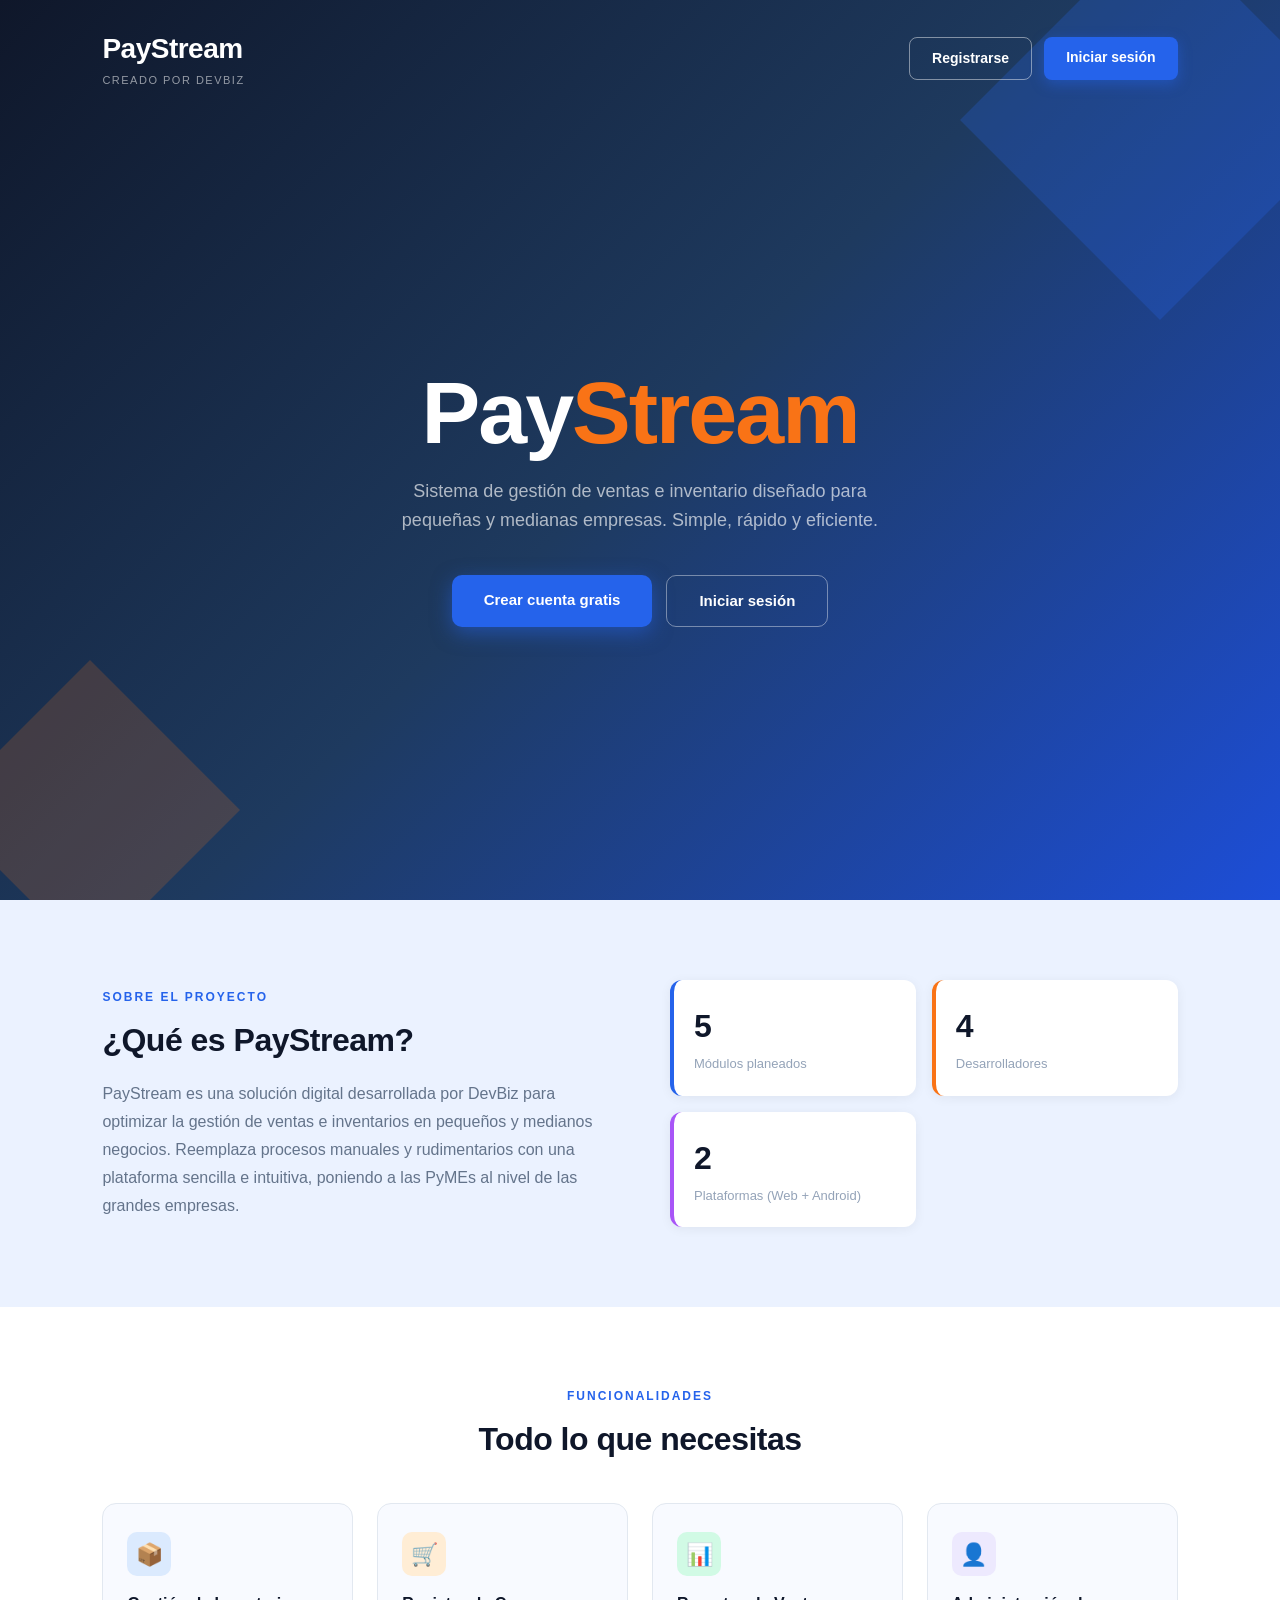
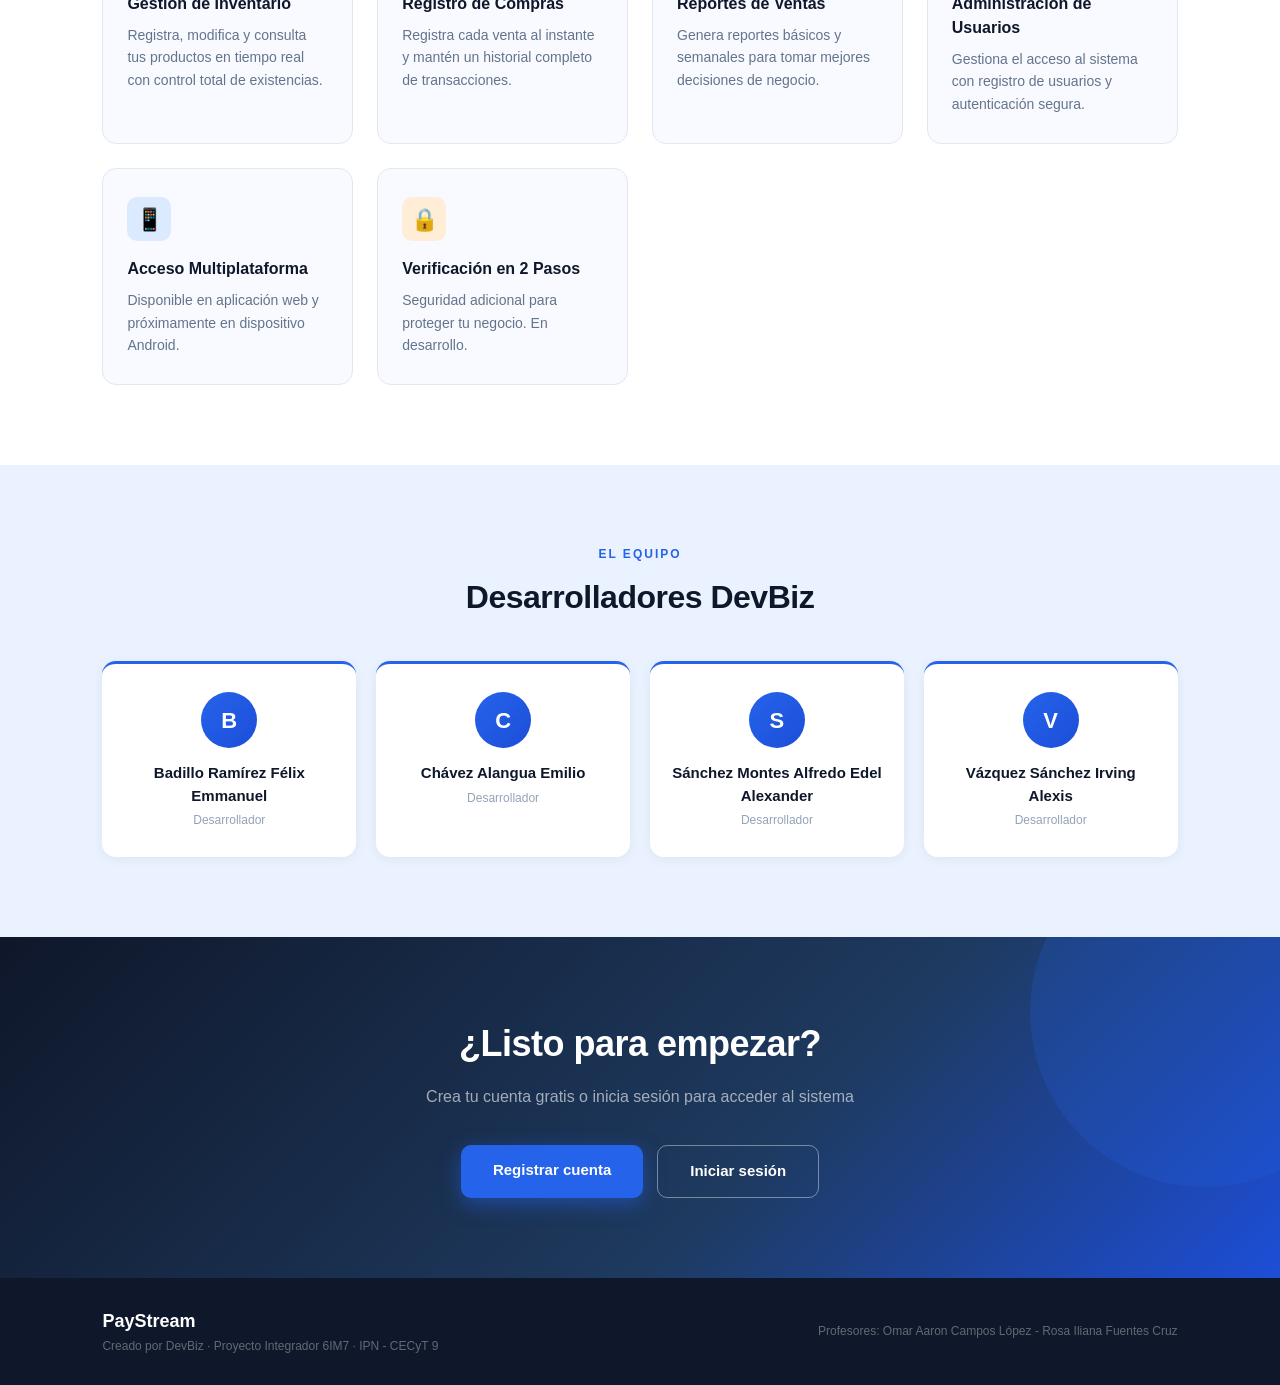
<file: web/index.html>
<!DOCTYPE html>
<html lang="es">
  <head>
    <meta charset="UTF-8" />
    <meta name="viewport" content="width=device-width, initial-scale=1.0" />
    <title>PayStream – DevBiz</title>
    <link rel="stylesheet" href="estilo.css" />
    <style>
      /* ===== RESET & BASE ===== */
      *, *::before, *::after { box-sizing: border-box; margin: 0; padding: 0; }

      body {
        font-family: "Segoe UI", Tahoma, Geneva, Verdana, sans-serif;
        background: #ebf2ff;
        overflow-x: hidden;
      }

      /* ===== HERO ===== */
      .hero {
        position: relative;
        min-height: 100vh;
        display: flex;
        flex-direction: column;
        background: linear-gradient(135deg, #0f172a 0%, #1e3a5f 50%, #1d4ed8 100%);
        overflow: hidden;
      }

      /* geometric decorations */
      .hero::before {
        content: "";
        position: absolute;
        top: -80px; right: -80px;
        width: 400px; height: 400px;
        background: rgba(37,99,235,0.25);
        clip-path: polygon(50% 0%, 100% 50%, 50% 100%, 0% 50%);
        animation: spin 18s linear infinite;
      }
      .hero::after {
        content: "";
        position: absolute;
        bottom: -60px; left: -60px;
        width: 300px; height: 300px;
        background: rgba(249,115,22,0.18);
        clip-path: polygon(50% 0%, 100% 50%, 50% 100%, 0% 50%);
        animation: spin 24s linear infinite reverse;
      }
      @keyframes spin { to { transform: rotate(360deg); } }

      /* ===== NAV ===== */
      .nav {
        position: relative;
        z-index: 10;
        display: flex;
        justify-content: space-between;
        align-items: center;
        padding: 28px 8%;
      }

      .nav-brand h1 {
        font-size: 28px;
        font-weight: 800;
        color: #fff;
        letter-spacing: -0.5px;
      }
      .nav-brand p {
        font-size: 11px;
        color: rgba(255,255,255,0.55);
        text-transform: uppercase;
        letter-spacing: 1.5px;
        margin-top: 2px;
      }

      .nav-actions {
        display: flex;
        gap: 12px;
      }

      .btn {
        padding: 10px 22px;
        border-radius: 8px;
        font-size: 14px;
        font-weight: 600;
        cursor: pointer;
        transition: all 0.2s;
        border: none;
        text-decoration: none;
        display: inline-block;
      }
      .btn-outline {
        background: transparent;
        border: 1.5px solid rgba(255,255,255,0.45);
        color: #fff;
      }
      .btn-outline:hover { background: rgba(255,255,255,0.12); }

      .btn-primary {
        background: #2563eb;
        color: #fff;
        box-shadow: 0 4px 14px rgba(37,99,235,0.45);
      }
      .btn-primary:hover { background: #1d4ed8; transform: translateY(-1px); }

      /* ===== HERO CONTENT ===== */
      .hero-content {
        position: relative;
        z-index: 5;
        flex: 1;
        display: flex;
        flex-direction: column;
        align-items: center;
        justify-content: center;
        text-align: center;
        padding: 60px 8% 80px;
      }

      .hero-title {
        font-size: clamp(48px, 8vw, 88px);
        font-weight: 900;
        color: #fff;
        line-height: 1.0;
        letter-spacing: -2px;
        margin-bottom: 20px;
      }
      .hero-title span { color: #f97316; }

      .hero-subtitle {
        font-size: 18px;
        color: rgba(255,255,255,0.65);
        max-width: 520px;
        line-height: 1.6;
        margin-bottom: 40px;
      }

      .hero-ctas {
        display: flex;
        gap: 14px;
        flex-wrap: wrap;
        justify-content: center;
      }

      .btn-hero-primary {
        background: #2563eb;
        color: #fff;
        padding: 14px 32px;
        font-size: 15px;
        border-radius: 10px;
        box-shadow: 0 6px 20px rgba(37,99,235,0.5);
      }
      .btn-hero-primary:hover { background: #1d4ed8; transform: translateY(-2px); box-shadow: 0 8px 24px rgba(37,99,235,0.6); }

      .btn-hero-outline {
        background: transparent;
        border: 1.5px solid rgba(255,255,255,0.4);
        color: #fff;
        padding: 14px 32px;
        font-size: 15px;
        border-radius: 10px;
      }
      .btn-hero-outline:hover { background: rgba(255,255,255,0.1); transform: translateY(-2px); }

      /* ===== ABOUT SECTION ===== */
      .section { padding: 80px 8%; }

      .section-eyebrow {
        font-size: 12px;
        font-weight: 700;
        letter-spacing: 2px;
        text-transform: uppercase;
        color: #2563eb;
        margin-bottom: 10px;
      }

      .section-title {
        font-size: 32px;
        font-weight: 800;
        color: #0f172a;
        margin-bottom: 16px;
        letter-spacing: -0.5px;
      }

      .section-body {
        color: #64748b;
        font-size: 16px;
        line-height: 1.75;
        max-width: 640px;
      }

      /* two-col layout */
      .two-col { display: flex; gap: 60px; align-items: center; flex-wrap: wrap; }
      .two-col .col { flex: 1; min-width: 280px; }

      /* stat cards */
      .stat-grid { display: grid; grid-template-columns: 1fr 1fr; gap: 16px; }
      .stat-card {
        background: #fff;
        border-radius: 12px;
        padding: 22px 20px;
        box-shadow: 0 2px 12px rgba(0,0,0,0.06);
        border-left: 4px solid #2563eb;
      }
      .stat-card.orange { border-left-color: #f97316; }
      .stat-card.green  { border-left-color: #10b981; }
      .stat-card.purple { border-left-color: #a855f7; }
      .stat-number { font-size: 32px; font-weight: 900; color: #0f172a; }
      .stat-desc { font-size: 13px; color: #94a3b8; margin-top: 4px; }

      /* ===== FEATURES ===== */
      .features-bg { background: #fff; }

      .feature-grid {
        display: grid;
        grid-template-columns: repeat(auto-fit, minmax(240px, 1fr));
        gap: 24px;
        margin-top: 40px;
      }

      .feature-card {
        background: #f8faff;
        border: 1px solid #e2e8f0;
        border-radius: 14px;
        padding: 28px 24px;
        transition: box-shadow 0.2s, transform 0.2s;
      }
      .feature-card:hover { box-shadow: 0 8px 24px rgba(37,99,235,0.1); transform: translateY(-3px); }

      .feature-icon {
        width: 44px; height: 44px;
        border-radius: 10px;
        display: flex; align-items: center; justify-content: center;
        font-size: 22px;
        margin-bottom: 16px;
      }
      .icon-blue   { background: #dbeafe; }
      .icon-orange { background: #ffedd5; }
      .icon-green  { background: #d1fae5; }
      .icon-purple { background: #ede9fe; }

      .feature-title { font-size: 16px; font-weight: 700; color: #0f172a; margin-bottom: 8px; }
      .feature-desc  { font-size: 14px; color: #64748b; line-height: 1.6; }

      /* ===== TEAM ===== */
      .team-grid {
        display: grid;
        grid-template-columns: repeat(auto-fit, minmax(200px, 1fr));
        gap: 20px;
        margin-top: 40px;
      }

      .team-card {
        background: #fff;
        border-radius: 14px;
        padding: 28px 20px;
        text-align: center;
        box-shadow: 0 2px 12px rgba(0,0,0,0.06);
        border-top: 3px solid #2563eb;
        transition: box-shadow 0.2s;
      }
      .team-card:hover { box-shadow: 0 8px 24px rgba(37,99,235,0.12); }

      .avatar {
        width: 56px; height: 56px;
        border-radius: 50%;
        background: linear-gradient(135deg, #2563eb, #1d4ed8);
        display: flex; align-items: center; justify-content: center;
        font-size: 22px; font-weight: 800; color: #fff;
        margin: 0 auto 14px;
      }

      .team-name { font-size: 15px; font-weight: 700; color: #0f172a; }
      .team-role { font-size: 12px; color: #94a3b8; margin-top: 4px; }

      /* ===== CTA ===== */
      .cta-section {
        background: linear-gradient(135deg, #0f172a 0%, #1e3a5f 60%, #1d4ed8 100%);
        padding: 80px 8%;
        text-align: center;
        position: relative;
        overflow: hidden;
      }
      .cta-section::before {
        content: "";
        position: absolute; top: -100px; right: -100px;
        width: 350px; height: 350px;
        background: rgba(37,99,235,0.2);
        border-radius: 50%;
      }

      .cta-title { font-size: 36px; font-weight: 800; color: #fff; margin-bottom: 14px; letter-spacing: -0.5px; }
      .cta-sub   { font-size: 16px; color: rgba(255,255,255,0.6); margin-bottom: 36px; }

      .cta-buttons { display: flex; gap: 14px; justify-content: center; flex-wrap: wrap; position: relative; z-index: 2; }

      /* ===== FOOTER ===== */
      footer {
        background: #0f172a;
        padding: 30px 8%;
        display: flex;
        justify-content: space-between;
        align-items: center;
        flex-wrap: wrap;
        gap: 10px;
      }
      .footer-brand { color: #fff; font-size: 18px; font-weight: 800; }
      .footer-sub   { color: rgba(255,255,255,0.35); font-size: 12px; margin-top: 2px; }
      .footer-copy  { color: rgba(255,255,255,0.35); font-size: 12px; }

      /* ===== SCROLL FADE IN ===== */
      .fade-in {
        opacity: 0;
        transform: translateY(24px);
        transition: opacity 0.6s ease, transform 0.6s ease;
      }
      .fade-in.visible { opacity: 1; transform: translateY(0); }

      /* ===== RESPONSIVE ===== */
      @media (max-width: 640px) {
        .nav-actions .btn-outline { display: none; }
        .two-col { flex-direction: column; }
        .stat-grid { grid-template-columns: 1fr; }
      }
    </style>
  </head>
  <body>

    <!-- ===== HERO ===== -->
    <section class="hero">
      <nav class="nav">
        <div class="nav-brand">
          <h1>PayStream</h1>
          <p>creado por DevBiz</p>
        </div>
        <div class="nav-actions">
          <a class="btn btn-outline" href="registro.html">Registrarse</a>
          <a class="btn btn-primary" href="inicioSesion.jsp">Iniciar sesión</a>
        </div>
      </nav>

      <div class="hero-content">
        <h2 class="hero-title">Pay<span>Stream</span></h2>
        <p class="hero-subtitle">
          Sistema de gestión de ventas e inventario diseñado para pequeñas y medianas empresas.
          Simple, rápido y eficiente.
        </p>
        <div class="hero-ctas">
          <a class="btn btn-hero-primary" href="registro.html">Crear cuenta gratis</a>
          <a class="btn btn-hero-outline" href="inicioSesion.jsp">Iniciar sesión</a>
        </div>

      </div>
    </section>

    <!-- ===== ABOUT ===== -->
    <section class="section">
      <div class="two-col fade-in">
        <div class="col">
          <p class="section-eyebrow">Sobre el proyecto</p>
          <h2 class="section-title">¿Qué es PayStream?</h2>
          <p class="section-body">
            PayStream es una solución digital desarrollada por DevBiz para optimizar la gestión
            de ventas e inventarios en pequeños y medianos negocios. Reemplaza procesos manuales
            y rudimentarios con una plataforma sencilla e intuitiva, poniendo a las PyMEs al
            nivel de las grandes empresas.
          </p>
        </div>
        <div class="col">
          <div class="stat-grid">
            <div class="stat-card">
              <div class="stat-number">5</div>
              <div class="stat-desc">Módulos planeados</div>
            </div>
            <div class="stat-card orange">
              <div class="stat-number">4</div>
              <div class="stat-desc">Desarrolladores</div>
            </div>
            <div class="stat-card purple">
              <div class="stat-number">2</div>
              <div class="stat-desc">Plataformas (Web + Android)</div>
            </div>
          </div>
        </div>
      </div>
    </section>

    <!-- ===== FEATURES ===== -->
    <section class="section features-bg fade-in">
      <p class="section-eyebrow" style="text-align:center">Funcionalidades</p>
      <h2 class="section-title" style="text-align:center">Todo lo que necesitas</h2>
      <div class="feature-grid">

        <div class="feature-card">
          <div class="feature-icon icon-blue">📦</div>
          <p class="feature-title">Gestión de Inventario</p>
          <p class="feature-desc">Registra, modifica y consulta tus productos en tiempo real con control total de existencias.</p>
        </div>

        <div class="feature-card">
          <div class="feature-icon icon-orange">🛒</div>
          <p class="feature-title">Registro de Compras</p>
          <p class="feature-desc">Registra cada venta al instante y mantén un historial completo de transacciones.</p>
        </div>

        <div class="feature-card">
          <div class="feature-icon icon-green">📊</div>
          <p class="feature-title">Reportes de Ventas</p>
          <p class="feature-desc">Genera reportes básicos y semanales para tomar mejores decisiones de negocio.</p>
        </div>

        <div class="feature-card">
          <div class="feature-icon icon-purple">👤</div>
          <p class="feature-title">Administración de Usuarios</p>
          <p class="feature-desc">Gestiona el acceso al sistema con registro de usuarios y autenticación segura.</p>
        </div>

        <div class="feature-card">
          <div class="feature-icon icon-blue">📱</div>
          <p class="feature-title">Acceso Multiplataforma</p>
          <p class="feature-desc">Disponible en aplicación web y próximamente en dispositivo Android.</p>
        </div>

        <div class="feature-card">
          <div class="feature-icon icon-orange">🔒</div>
          <p class="feature-title">Verificación en 2 Pasos</p>
          <p class="feature-desc">Seguridad adicional para proteger tu negocio. En desarrollo.</p>
        </div>

      </div>
    </section>

    <!-- ===== TEAM ===== -->
    <section class="section fade-in">
      <p class="section-eyebrow" style="text-align:center">El equipo</p>
      <h2 class="section-title" style="text-align:center">Desarrolladores DevBiz</h2>
      <div class="team-grid">

        <div class="team-card">
          <div class="avatar">B</div>
          <p class="team-name">Badillo Ramírez Félix Emmanuel</p>
          <p class="team-role">Desarrollador</p>
        </div>

        <div class="team-card">
          <div class="avatar">C</div>
          <p class="team-name">Chávez Alangua Emilio</p>
          <p class="team-role">Desarrollador</p>
        </div>

        <div class="team-card">
          <div class="avatar">S</div>
          <p class="team-name">Sánchez Montes Alfredo Edel Alexander</p>
          <p class="team-role">Desarrollador</p>
        </div>

        <div class="team-card">
          <div class="avatar">V</div>
          <p class="team-name">Vázquez Sánchez Irving Alexis</p>
          <p class="team-role">Desarrollador</p>
        </div>

      </div>
    </section>

    <!-- ===== CTA ===== -->
    <section class="cta-section fade-in">
      <h2 class="cta-title">¿Listo para empezar?</h2>
      <p class="cta-sub">Crea tu cuenta gratis o inicia sesión para acceder al sistema</p>
      <div class="cta-buttons">
        <a class="btn btn-hero-primary" href="registro.html" style="text-decoration:none">Registrar cuenta</a>
        <a class="btn btn-hero-outline" href="inicioSesion.jsp" style="text-decoration:none">Iniciar sesión</a>
      </div>
    </section>

    <!-- ===== FOOTER ===== -->
    <footer>
      <div>
        <p class="footer-brand">PayStream</p>
        <p class="footer-sub">Creado por DevBiz · Proyecto Integrador 6IM7 · IPN - CECyT 9</p>
      </div>
      <p class="footer-copy">Profesores: Omar Aaron Campos López - Rosa Iliana Fuentes Cruz</p>
    </footer>

    <!-- ===== SCROLL ANIMATION ===== -->
    <script>
      const observer = new IntersectionObserver(entries => {
        entries.forEach(e => { if (e.isIntersecting) e.target.classList.add('visible'); });
      }, { threshold: 0.12 });
      document.querySelectorAll('.fade-in').forEach(el => observer.observe(el));
    </script>

  </body>
</html>
</file>
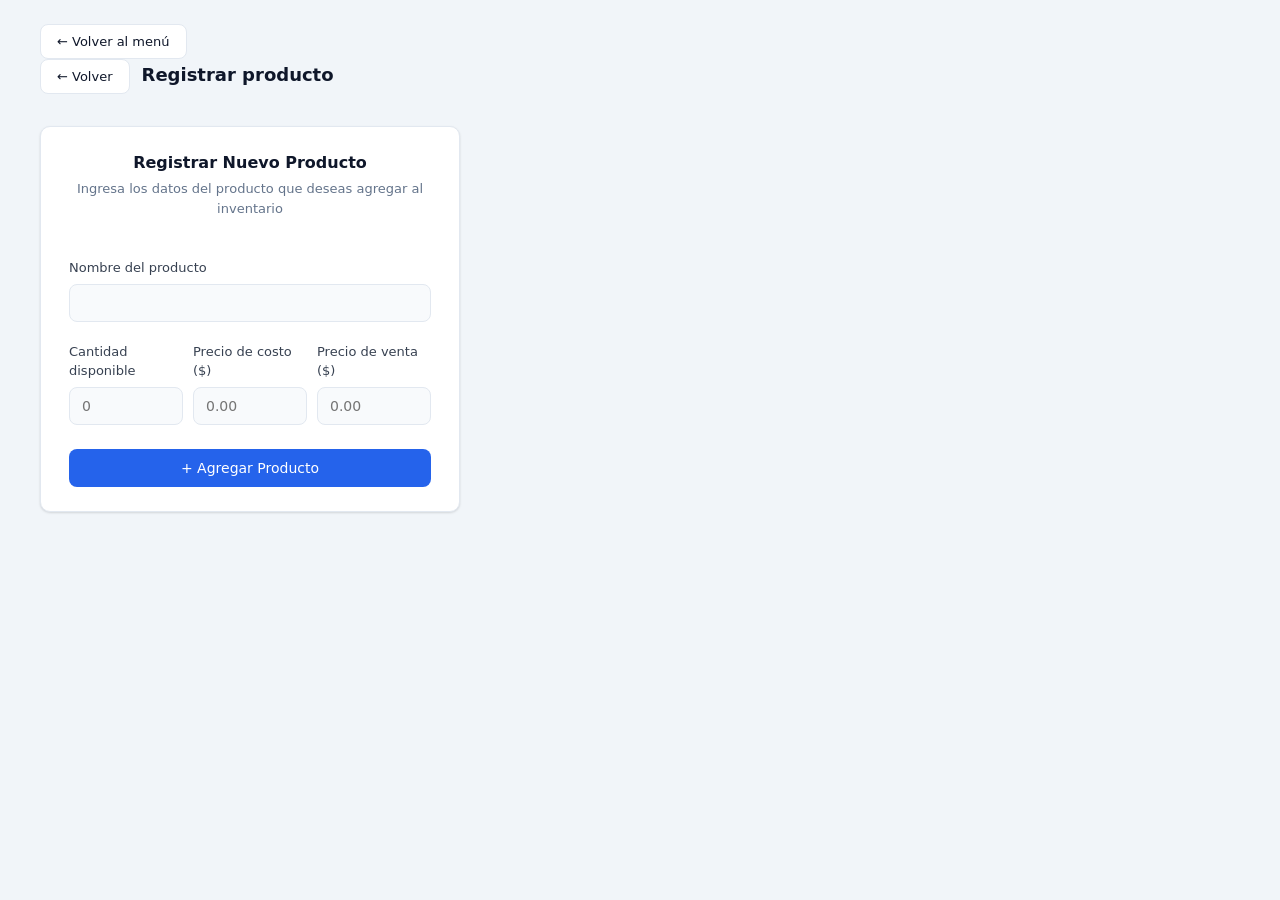
<file: web/agregarProducto.html>
<html>
  <head>
    <meta charset="UTF-8" />
    <meta name="viewport" content="width=device-width initial-scale=1.0" />
    <title>Agregar producto</title>
    <link rel="stylesheet" href="estilo.css" />
  </head>
  <body class="inicio">
    <section class="inicio-seccion">
            <div class="boton-volver">
                <input
                type="button"
                class="boton boton-borde"
                value="← Volver al menú"
                onclick="location.href='menu.jsp';"
                />
            </div>
            <div class="boton-volver2">
                <input type="button" class="boton boton-borde" value="← Volver" onclick="location.href='productos.html';"/>
                <h2 class="titulo-seccion">Registrar producto</h2>
            </div>
            <form class="grupo-formulario2" action="registroProducto.jsp" method="post" onsubmit="return validaRegistroProducto()">
                <div class="caja-seccion tarjeta">
                    <div class="texto-centro">
                        <p class="titulo-seccion2">Registrar Nuevo Producto</p>
                        <p class="subtitulo-seccion2">Ingresa los datos del producto que deseas agregar al inventario</p>
                    </div>

                    <div>
                        <label style="margin-top: 40px">Nombre del producto</label>
                        <input class="input-datos2" type="text" id="nombre" name="nombre"/>
                         <a id="mensajeErrorNombre" class="mensajeError"></a>
                    </div>

                    <div class="flex" style="gap: 10px">
                        <div>
                            <label>Cantidad disponible</label>
                            <input class="input-datos3" type="number" id="cantidad" name="cantidad" placeholder="0" step="1" min="0"/>
                            <a id="mensajeErrorCantidad" class="mensajeError"></a>
                        </div>

                        <div>
                            <label>Precio de costo ($)</label>
                            <input class="input-datos3" type="number" id="precio_costo" name="precio_costo" placeholder="0.00" step="0.01" min="0"/>
                            <a id="mensajeErrorPrecioCosto" class="mensajeError"></a>
                        </div>

                        <div>
                            <label>Precio de venta ($)</label>
                            <input class="input-datos3" type="number" id="precio" name="precio" placeholder="0.00" step="0.01" min="0"/>
                            <a id="mensajeErrorPrecio" class="mensajeError"></a>
                        </div>
                    </div>

                    <button class="boton boton-primario" style="margin-top: 20px" type="submit" onclick="">
                        + Agregar Producto
                    </button>
                </div>
            </form>
    </section>
    <script src="validaFormulario.js"></script>
  </body>
</html>
</file>
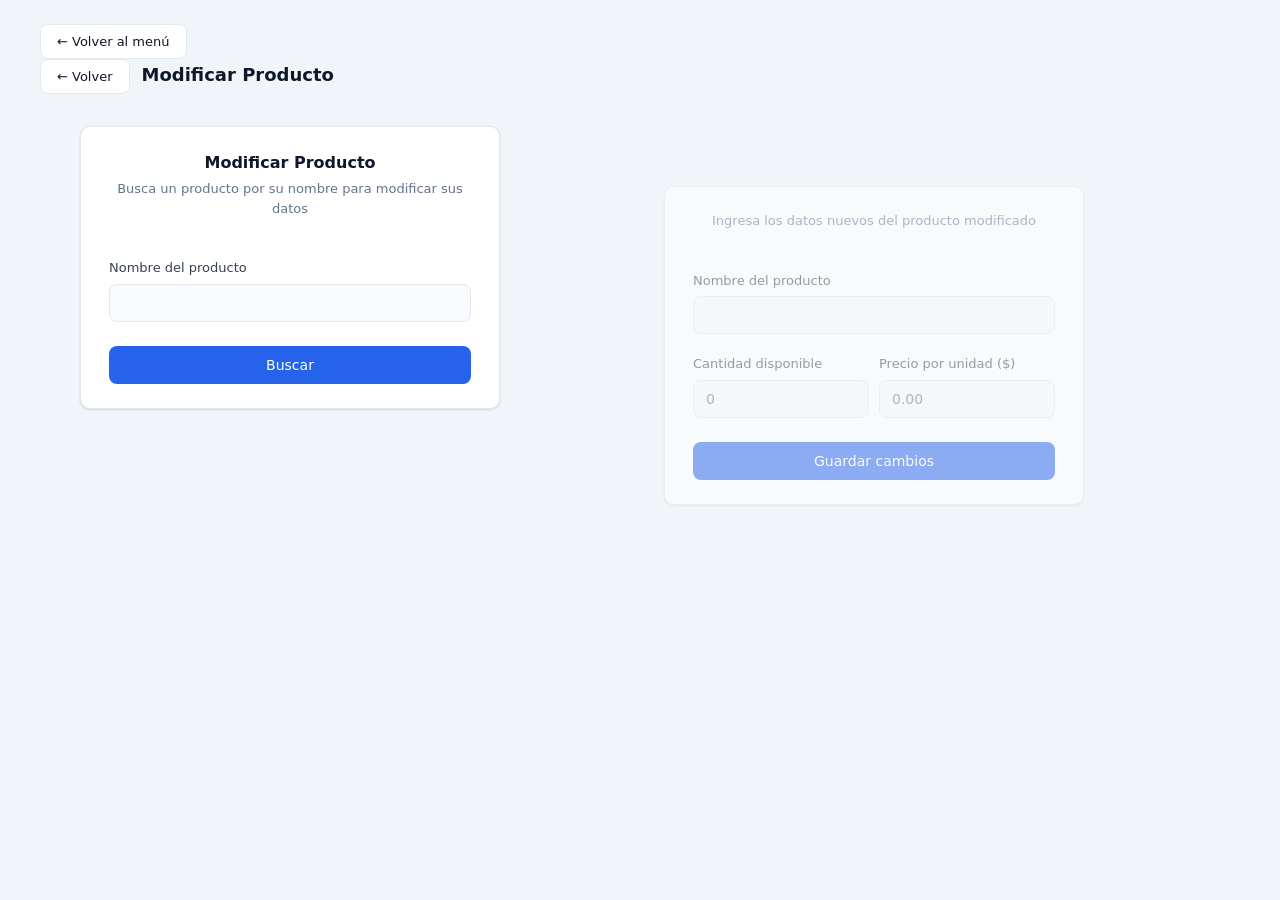
<file: web/buscarProducto.html>
<html>
  <head>
    <meta charset="UTF-8" />
    <meta name="viewport" content="width=device-width initial-scale=1.0" />
    <title>Modificar Productos</title>
    <link rel="stylesheet" href="estilo.css" />

  </head>
  <body class="inicio">
    <section class="inicio-seccion">
      <div class="boton-volver">
        <input
          type="button"
          class="boton boton-borde"
          value="← Volver al menú"
          onclick="location.href='menu.jsp';"
        />
      </div>
      <div class="boton-volver2">
        <input type="button" class="boton boton-borde" value="← Volver" onclick="location.href='productos.html';"/>
        <h2 class="titulo-seccion">Modificar Producto</h2>
      </div>

      <div class="division flex">
        <div class="izquierda">
          <form class="grupo-formulario2" action="buscarProducto.jsp" method="post" onsubmit="return validaDatosProducto()">
            
            <div class="caja-seccion tarjeta">
              <div class="texto-centro">
                <p class="titulo-seccion2">Modificar Producto</p>
                <p class="subtitulo-seccion2">
                  Busca un producto por su nombre para modificar sus datos
                </p>
              </div>
              <div>
                <label style="margin-top: 40px">Nombre del producto</label>
                <input class="input-datos2" type="text" name="nombre" id="nombreBusqueda"/>
                <a id="mensajeErrorBusqueda" class="mensajeError"></a>
              </div>           
              <button class="boton boton-primario" style="margin-top: 20px">
                Buscar
              </button>
            </div>
          </form>
        </div>

        <div class="derecha" id="formDerecha">
          <form class="grupo-formulario2" action="modificarProducto.jsp" method="post" onsubmit="return validaRegistroProducto()">
                <div class="caja-seccion tarjeta">
                    <div class="texto-centro">
                        <p class="subtitulo-seccion2">Ingresa los datos nuevos del producto modificado</p>
                    </div>

                    <div>
                        <label style="margin-top: 40px">Nombre del producto</label>
                        <input class="input-datos2" type="text" id="nombre" name="nombre"/>
                         <a id="mensajeErrorNombre" class="mensajeError"></a>
                    </div>

                    <div class="flex" style="gap: 10px">
                        <div>
                            <label>Cantidad disponible</label>
                            <input class="input-datos3" type="number" id="cantidad" name="cantidad" placeholder="0" step="1" min="0"/>
                            <a id="mensajeErrorCantidad" class="mensajeError"></a>
                        </div>
                        
                        <div>
                            <label>Precio por unidad ($)</label>
                            <input class="input-datos3" type="number" id="precio" name="precio" placeholder="0.00" step="0.01" min="0"/>
                            <a id="mensajeErrorPrecio" class="mensajeError"></a>
                        </div>
                    </div>

                    <button class="boton boton-primario" style="margin-top: 20px" type="submit">
                        Guardar cambios
                    </button>
                </div>
            </form>
        </div>
      </div>
    </section>
    <script src="validaFormulario.js"></script>
  </body>
</html>
</file>
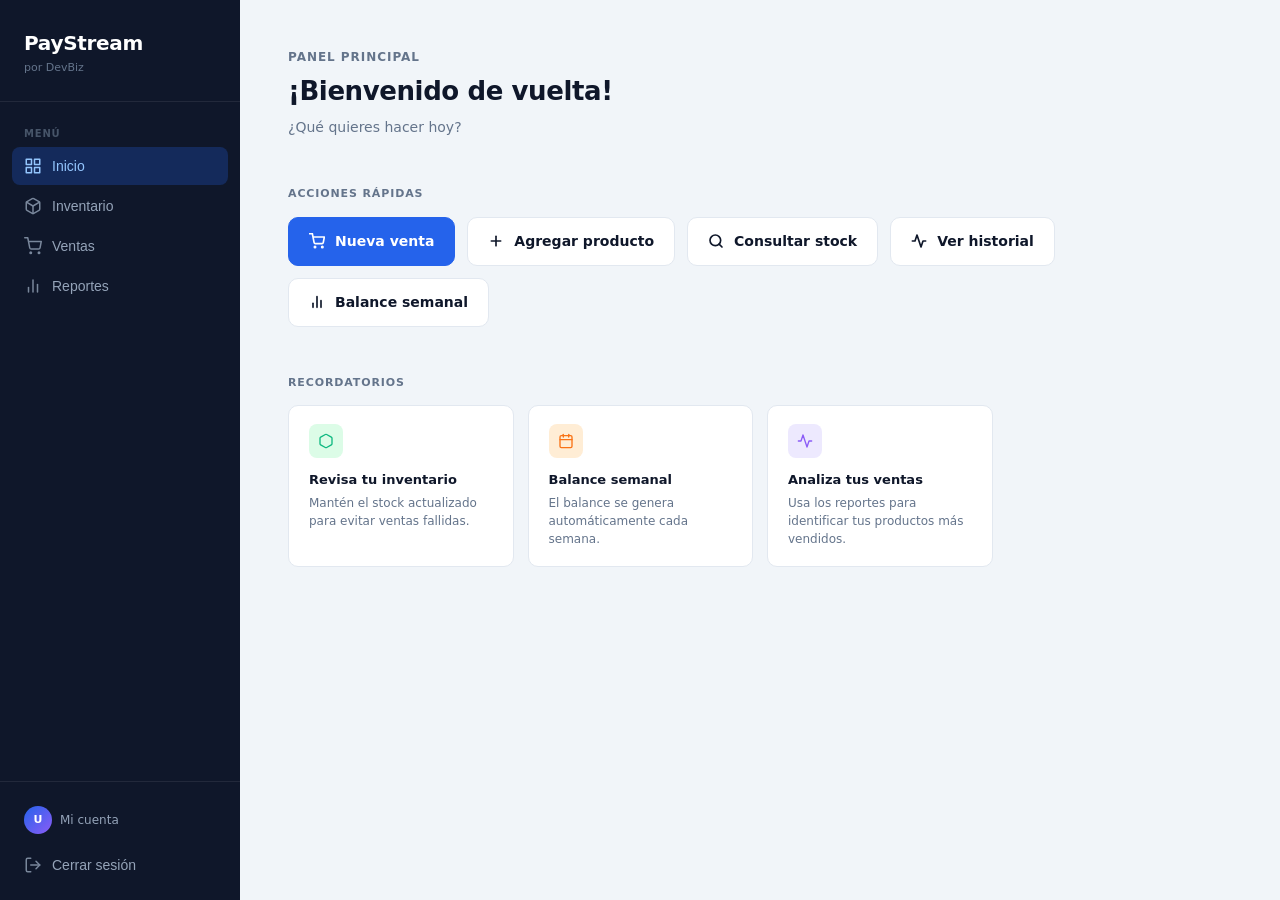
<file: web/dashboard.html>
<!DOCTYPE html>
<html lang="es">
<head>
  <meta charset="UTF-8" />
  <meta name="viewport" content="width=device-width, initial-scale=1.0" />
  <title>PayStream</title>
  <link rel="stylesheet" href="estilo.css" />
  <style>
    html, body { height: 100%; overflow: hidden; }
  </style>
</head>
<body>

<div class="app-shell">

  <!-- ── Sidebar ── -->
  <aside class="sidebar">

    <div class="sidebar-brand">
      <div class="sidebar-brand-name">PayStream</div>
      <div class="sidebar-brand-sub">por DevBiz</div>
    </div>

    <nav class="sidebar-nav">
      <span class="sidebar-label">Menú</span>

      <button class="sidebar-link active" onclick="navegar('menu.html', this)">
        <svg width="18" height="18" viewBox="0 0 24 24" fill="none" stroke="currentColor" stroke-width="2" stroke-linecap="round" stroke-linejoin="round">
          <rect x="3" y="3" width="7" height="7"/><rect x="14" y="3" width="7" height="7"/>
          <rect x="14" y="14" width="7" height="7"/><rect x="3" y="14" width="7" height="7"/>
        </svg>
        Inicio
      </button>

      <button class="sidebar-link" onclick="navegar('productos.html', this)">
        <svg width="18" height="18" viewBox="0 0 24 24" fill="none" stroke="currentColor" stroke-width="2" stroke-linecap="round" stroke-linejoin="round">
          <path d="M21 16V8a2 2 0 0 0-1-1.73l-7-4a2 2 0 0 0-2 0l-7 4A2 2 0 0 0 3 8v8a2 2 0 0 0 1 1.73l7 4a2 2 0 0 0 2 0l7-4A2 2 0 0 0 21 16z"/>
          <polyline points="3.27 6.96 12 12.01 20.73 6.96"/>
          <line x1="12" y1="22.08" x2="12" y2="12"/>
        </svg>
        Inventario
      </button>

      <button class="sidebar-link" onclick="navegar('registroCompra.jsp', this)">
        <svg width="18" height="18" viewBox="0 0 24 24" fill="none" stroke="currentColor" stroke-width="2" stroke-linecap="round" stroke-linejoin="round">
          <circle cx="9" cy="21" r="1"/><circle cx="20" cy="21" r="1"/>
          <path d="M1 1h4l2.68 13.39a2 2 0 0 0 2 1.61h9.72a2 2 0 0 0 2-1.61L23 6H6"/>
        </svg>
        Ventas
      </button>

      <button class="sidebar-link" onclick="navegar('reportes.jsp', this)">
        <svg width="18" height="18" viewBox="0 0 24 24" fill="none" stroke="currentColor" stroke-width="2" stroke-linecap="round" stroke-linejoin="round">
          <line x1="18" y1="20" x2="18" y2="10"/>
          <line x1="12" y1="20" x2="12" y2="4"/>
          <line x1="6"  y1="20" x2="6"  y2="14"/>
        </svg>
        Reportes
      </button>
    </nav>

    <div class="sidebar-footer">
      <div class="sidebar-user">
        <div class="sidebar-user-avatar">U</div>
        <span>Mi cuenta</span>
      </div>
      <button class="sidebar-link" onclick="location.href='inicioSesion.jsp'">
        <svg width="18" height="18" viewBox="0 0 24 24" fill="none" stroke="currentColor" stroke-width="2" stroke-linecap="round" stroke-linejoin="round">
          <path d="M9 21H5a2 2 0 0 1-2-2V5a2 2 0 0 1 2-2h4"/>
          <polyline points="16 17 21 12 16 7"/>
          <line x1="21" y1="12" x2="9" y2="12"/>
        </svg>
        Cerrar sesión
      </button>
    </div>

  </aside>

  <!-- ── Área de contenido ── -->
  <main class="content-area">
    <iframe
      id="contenido"
      class="marco-contenido"
      src="menu.html"
      name="contenido">
    </iframe>
  </main>

</div>

<script>
  const iframe = document.getElementById('contenido');

  iframe.addEventListener('load', () => {
    iframe.style.opacity = '1';
  });

  function navegar(url, btn) {
    iframe.style.opacity = '0';
    setTimeout(() => { iframe.src = url; }, 150);
    document.querySelectorAll('.sidebar-link').forEach(l => l.classList.remove('active'));
    btn.classList.add('active');
  }
</script>

</body>
</html>
</file>
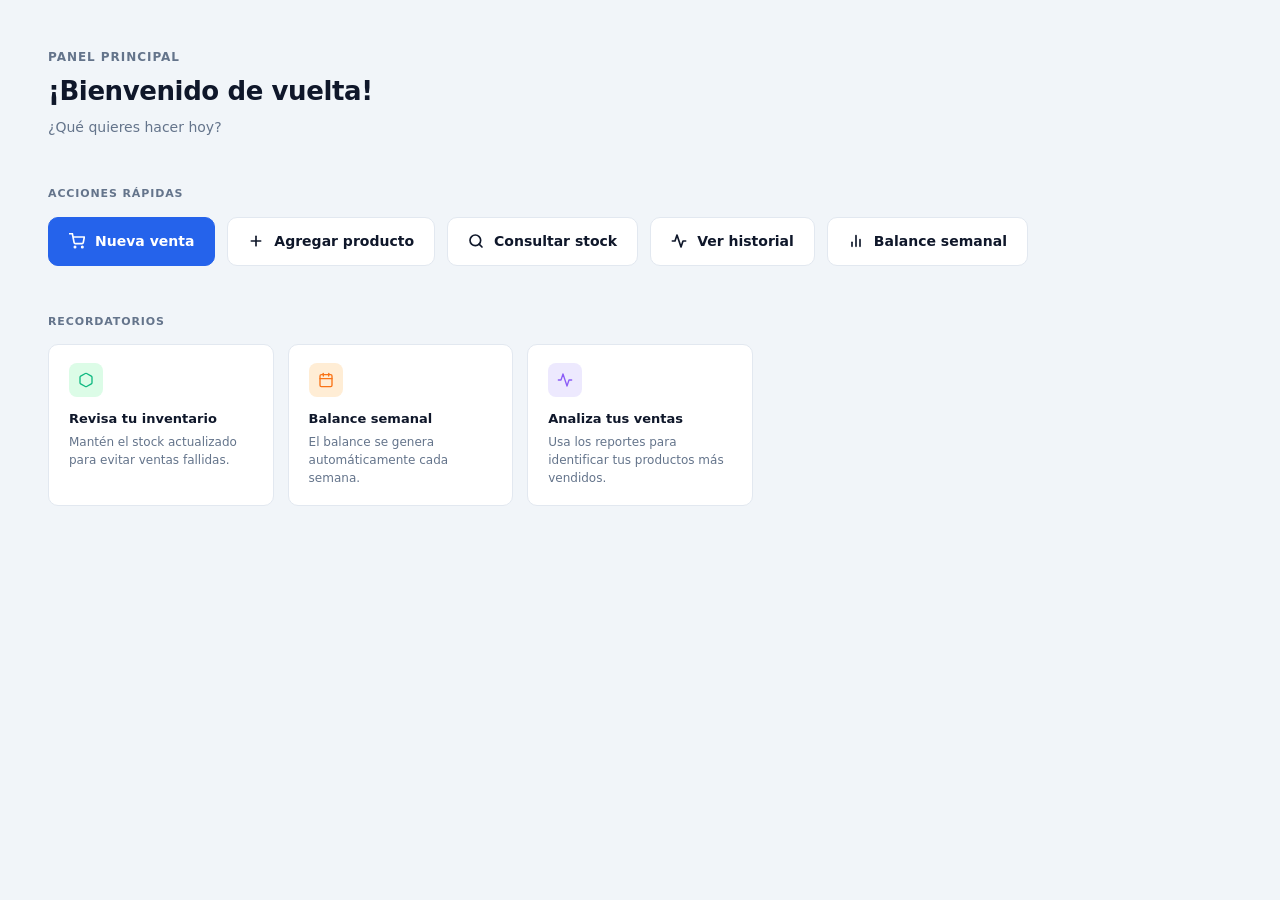
<file: web/menu.html>
<!DOCTYPE html>
<html lang="es">
<head>
  <meta charset="UTF-8" />
  <meta name="viewport" content="width=device-width, initial-scale=1.0" />
  <title>Inicio – PayStream</title>
  <link rel="stylesheet" href="estilo.css" />
  <style>
    html, body { height: 100%; overflow-y: auto; }

    .home-page {
      padding: 48px 48px 40px;
      min-height: 100vh;
      background: var(--bg);
    }

    .home-greeting {
      margin-bottom: 48px;
    }

    .home-greeting-label {
      font-size: 12px;
      font-weight: 600;
      text-transform: uppercase;
      letter-spacing: .08em;
      color: var(--muted);
      margin-bottom: 6px;
    }

    .home-greeting-title {
      font-size: 26px;
      font-weight: 700;
      color: var(--text);
      letter-spacing: -.4px;
    }

    .home-greeting-sub {
      color: var(--muted);
      margin-top: 6px;
      font-size: 14px;
    }

    /* ── Acciones rápidas ── */
    .section-label {
      font-size: 11px;
      font-weight: 700;
      text-transform: uppercase;
      letter-spacing: .08em;
      color: var(--muted);
      margin-bottom: 14px;
    }

    .quick-actions {
      display: flex;
      gap: 12px;
      flex-wrap: wrap;
      margin-bottom: 48px;
    }

    .quick-btn {
      display: flex;
      align-items: center;
      gap: 10px;
      padding: 13px 20px;
      background: var(--surface);
      border: 1.5px solid var(--border);
      border-radius: 10px;
      font-size: 14px;
      font-weight: 600;
      color: var(--text);
      cursor: pointer;
      text-decoration: none;
      transition: border-color .15s, box-shadow .15s, transform .1s;
      font-family: inherit;
    }

    .quick-btn:hover {
      border-color: var(--primary);
      box-shadow: 0 0 0 3px rgba(37,99,235,.1);
      transform: translateY(-1px);
    }

    .quick-btn:active { transform: scale(.98); }

    .quick-btn svg { flex-shrink: 0; }

    .quick-btn.primary {
      background: var(--primary);
      border-color: var(--primary);
      color: #fff;
    }

    .quick-btn.primary:hover {
      background: var(--primary-h);
      border-color: var(--primary-h);
      box-shadow: 0 4px 12px rgba(37,99,235,.3);
    }

    /* ── Tips ── */
    .tips-grid {
      display: grid;
      grid-template-columns: repeat(auto-fill, minmax(200px, 1fr));
      gap: 14px;
    }

    .tip-card {
      background: var(--surface);
      border: 1px solid var(--border);
      border-radius: 10px;
      padding: 18px 20px;
    }

    .tip-icon {
      width: 34px;
      height: 34px;
      border-radius: 8px;
      display: flex;
      align-items: center;
      justify-content: center;
      margin-bottom: 12px;
    }

    .tip-icon.green  { background: #dcfce7; color: var(--green); }
    .tip-icon.orange { background: #ffedd5; color: var(--orange); }
    .tip-icon.purple { background: #ede9fe; color: var(--purple); }

    .tip-title {
      font-size: 13px;
      font-weight: 600;
      color: var(--text);
      margin-bottom: 4px;
    }

    .tip-desc {
      font-size: 12px;
      color: var(--muted);
      line-height: 1.5;
    }
  </style>
</head>
<body>

<div class="home-page">

  <div class="home-greeting">
    <div class="home-greeting-label">Panel principal</div>
    <h1 class="home-greeting-title">¡Bienvenido de vuelta!</h1>
    <p class="home-greeting-sub">¿Qué quieres hacer hoy?</p>
  </div>

  <div class="section-label">Acciones rápidas</div>
  <div class="quick-actions">

    <a class="quick-btn primary" href="ventas.jsp" target="_self">
      <svg width="16" height="16" viewBox="0 0 24 24" fill="none" stroke="currentColor" stroke-width="2.5" stroke-linecap="round" stroke-linejoin="round">
        <circle cx="9" cy="21" r="1"/><circle cx="20" cy="21" r="1"/>
        <path d="M1 1h4l2.68 13.39a2 2 0 0 0 2 1.61h9.72a2 2 0 0 0 2-1.61L23 6H6"/>
      </svg>
      Nueva venta
    </a>

    <a class="quick-btn" href="agregarProducto.html" target="_self">
      <svg width="16" height="16" viewBox="0 0 24 24" fill="none" stroke="currentColor" stroke-width="2.5" stroke-linecap="round" stroke-linejoin="round">
        <line x1="12" y1="5" x2="12" y2="19"/>
        <line x1="5" y1="12" x2="19" y2="12"/>
      </svg>
      Agregar producto
    </a>

    <a class="quick-btn" href="consultarProductos.jsp" target="_self">
      <svg width="16" height="16" viewBox="0 0 24 24" fill="none" stroke="currentColor" stroke-width="2.5" stroke-linecap="round" stroke-linejoin="round">
        <circle cx="11" cy="11" r="8"/>
        <line x1="21" y1="21" x2="16.65" y2="16.65"/>
      </svg>
      Consultar stock
    </a>

    <a class="quick-btn" href="historialVentas.jsp" target="_self">
      <svg width="16" height="16" viewBox="0 0 24 24" fill="none" stroke="currentColor" stroke-width="2.5" stroke-linecap="round" stroke-linejoin="round">
        <polyline points="22 12 18 12 15 21 9 3 6 12 2 12"/>
      </svg>
      Ver historial
    </a>

    <a class="quick-btn" href="balanceSemanal.jsp" target="_self">
      <svg width="16" height="16" viewBox="0 0 24 24" fill="none" stroke="currentColor" stroke-width="2.5" stroke-linecap="round" stroke-linejoin="round">
        <line x1="18" y1="20" x2="18" y2="10"/>
        <line x1="12" y1="20" x2="12" y2="4"/>
        <line x1="6"  y1="20" x2="6"  y2="14"/>
      </svg>
      Balance semanal
    </a>

  </div>

  <div class="section-label">Recordatorios</div>
  <div class="tips-grid">

    <div class="tip-card">
      <div class="tip-icon green">
        <svg width="16" height="16" viewBox="0 0 24 24" fill="none" stroke="currentColor" stroke-width="2" stroke-linecap="round" stroke-linejoin="round">
          <path d="M21 16V8a2 2 0 0 0-1-1.73l-7-4a2 2 0 0 0-2 0l-7 4A2 2 0 0 0 3 8v8a2 2 0 0 0 1 1.73l7 4a2 2 0 0 0 2 0l7-4A2 2 0 0 0 21 16z"/>
        </svg>
      </div>
      <div class="tip-title">Revisa tu inventario</div>
      <div class="tip-desc">Mantén el stock actualizado para evitar ventas fallidas.</div>
    </div>

    <div class="tip-card">
      <div class="tip-icon orange">
        <svg width="16" height="16" viewBox="0 0 24 24" fill="none" stroke="currentColor" stroke-width="2" stroke-linecap="round" stroke-linejoin="round">
          <rect x="3" y="4" width="18" height="18" rx="2" ry="2"/>
          <line x1="16" y1="2" x2="16" y2="6"/>
          <line x1="8"  y1="2" x2="8"  y2="6"/>
          <line x1="3"  y1="10" x2="21" y2="10"/>
        </svg>
      </div>
      <div class="tip-title">Balance semanal</div>
      <div class="tip-desc">El balance se genera automáticamente cada semana.</div>
    </div>

    <div class="tip-card">
      <div class="tip-icon purple">
        <svg width="16" height="16" viewBox="0 0 24 24" fill="none" stroke="currentColor" stroke-width="2" stroke-linecap="round" stroke-linejoin="round">
          <polyline points="22 12 18 12 15 21 9 3 6 12 2 12"/>
        </svg>
      </div>
      <div class="tip-title">Analiza tus ventas</div>
      <div class="tip-desc">Usa los reportes para identificar tus productos más vendidos.</div>
    </div>

  </div>

</div>

</body>
</html>
</file>
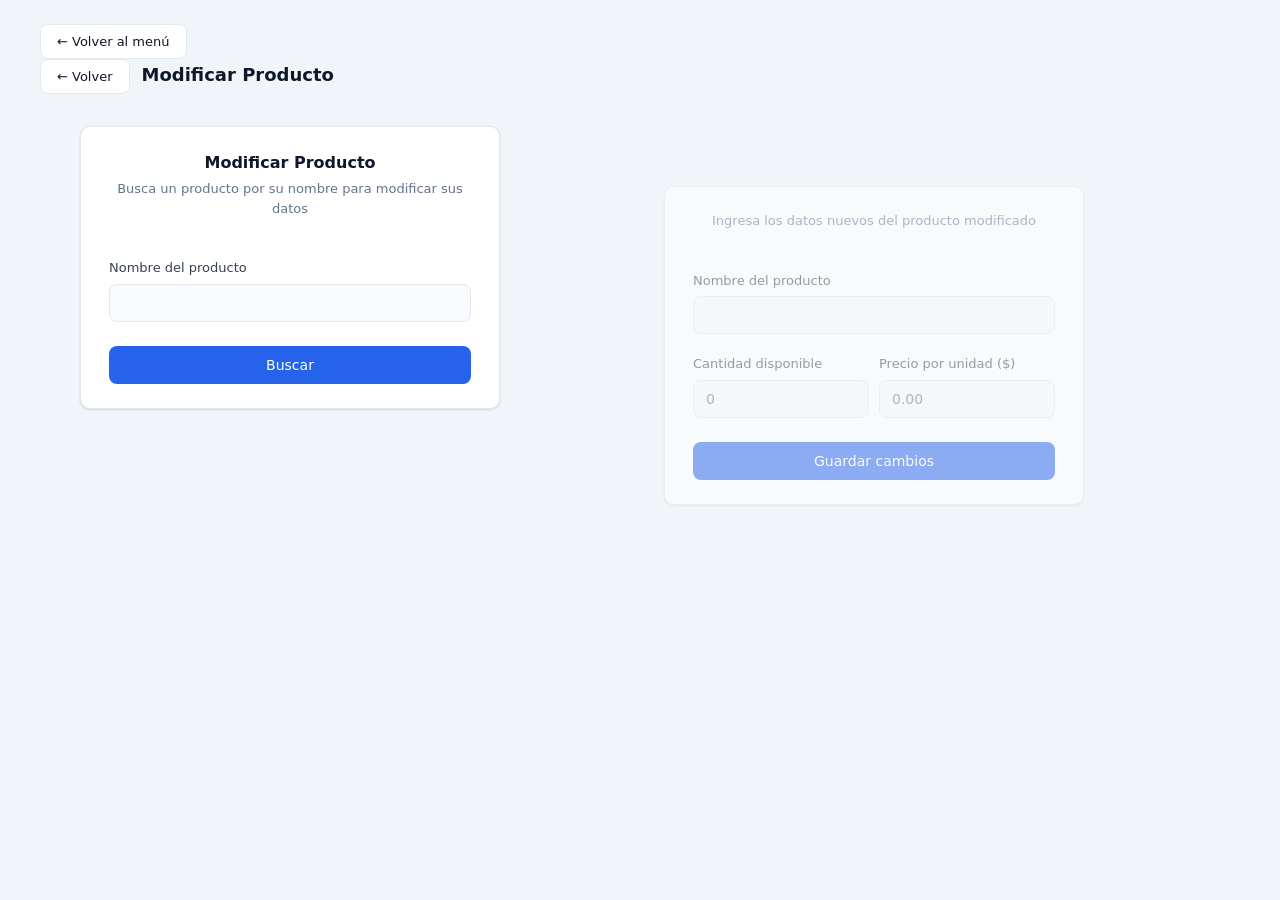
<file: web/modificarProducto.html>
<html>
  <head>
    <meta charset="UTF-8" />
    <meta name="viewport" content="width=device-width initial-scale=1.0" />
    <title>Modificar Productos</title>
    <link rel="stylesheet" href="estilo.css" />
  </head>
  <body class="inicio">
    <section class="inicio-seccion">
      <div class="boton-volver">
        <input
          type="button"
          class="boton boton-borde"
          value="← Volver al menú"
          onclick="location.href='menu.jsp';"
        />
      </div>
      <div class="boton-volver2">
        <input
          type="button"
          class="boton boton-borde"
          value="← Volver"
          onclick="location.href='productos.html';"
        />
        <h2 class="titulo-seccion">Modificar Producto</h2>
      </div>

      <div class="division flex">
        <div class="izquierda">
          <form
            class="grupo-formulario2"
            action="buscarProducto.jsp"
            method="post"
            onsubmit="return validaDatosProducto()"
          >
            <div class="caja-seccion tarjeta">
              <div class="texto-centro">
                <p class="titulo-seccion2">Modificar Producto</p>
                <p class="subtitulo-seccion2">
                  Busca un producto por su nombre para modificar sus datos
                </p>
              </div>
              <div>
                <label style="margin-top: 40px">Nombre del producto</label>
                <input
                  class="input-datos2"
                  type="text"
                  name="nombre"
                  id="nombreBusqueda"
                />
                <a id="mensajeErrorBusqueda" class="mensajeError"></a>
              </div>
              <button class="boton boton-primario" style="margin-top: 20px">
                Buscar
              </button>
            </div>
          </form>
        </div>

        <div class="derecha" id="formDerecha">
          <form
            class="grupo-formulario2"
            action="modificarProducto.jsp"
            method="post"
            onsubmit="return validaRegistroProducto()"
          >
            <div class="caja-seccion tarjeta">
              <div class="texto-centro">
                <p class="subtitulo-seccion2">
                  Ingresa los datos nuevos del producto modificado
                </p>
              </div>

              <div>
                <label style="margin-top: 40px">Nombre del producto</label>
                <input
                  class="input-datos2"
                  type="text"
                  id="nombre"
                  name="nombre"
                />
                <a id="mensajeErrorNombre" class="mensajeError"></a>
              </div>

              <div class="flex" style="gap: 10px">
                <div>
                  <label>Cantidad disponible</label>
                  <input
                    class="input-datos3"
                    type="number"
                    id="cantidad"
                    name="cantidad"
                    placeholder="0"
                    step="1"
                    min="0"
                  />
                  <a id="mensajeErrorCantidad" class="mensajeError"></a>
                </div>

                <div>
                  <label>Precio por unidad ($)</label>
                  <input
                    class="input-datos3"
                    type="number"
                    id="precio"
                    name="precio"
                    placeholder="0.00"
                    step="0.01"
                    min="0"
                  />
                  <a id="mensajeErrorPrecio" class="mensajeError"></a>
                </div>
              </div>

              <button
                class="boton boton-primario"
                style="margin-top: 20px"
                type="submit"
              >
                Guardar cambios
              </button>
            </div>
          </form>
        </div>
      </div>
    </section>
    <script src="validaFormulario.js"></script>
  </body>
</html>
</file>
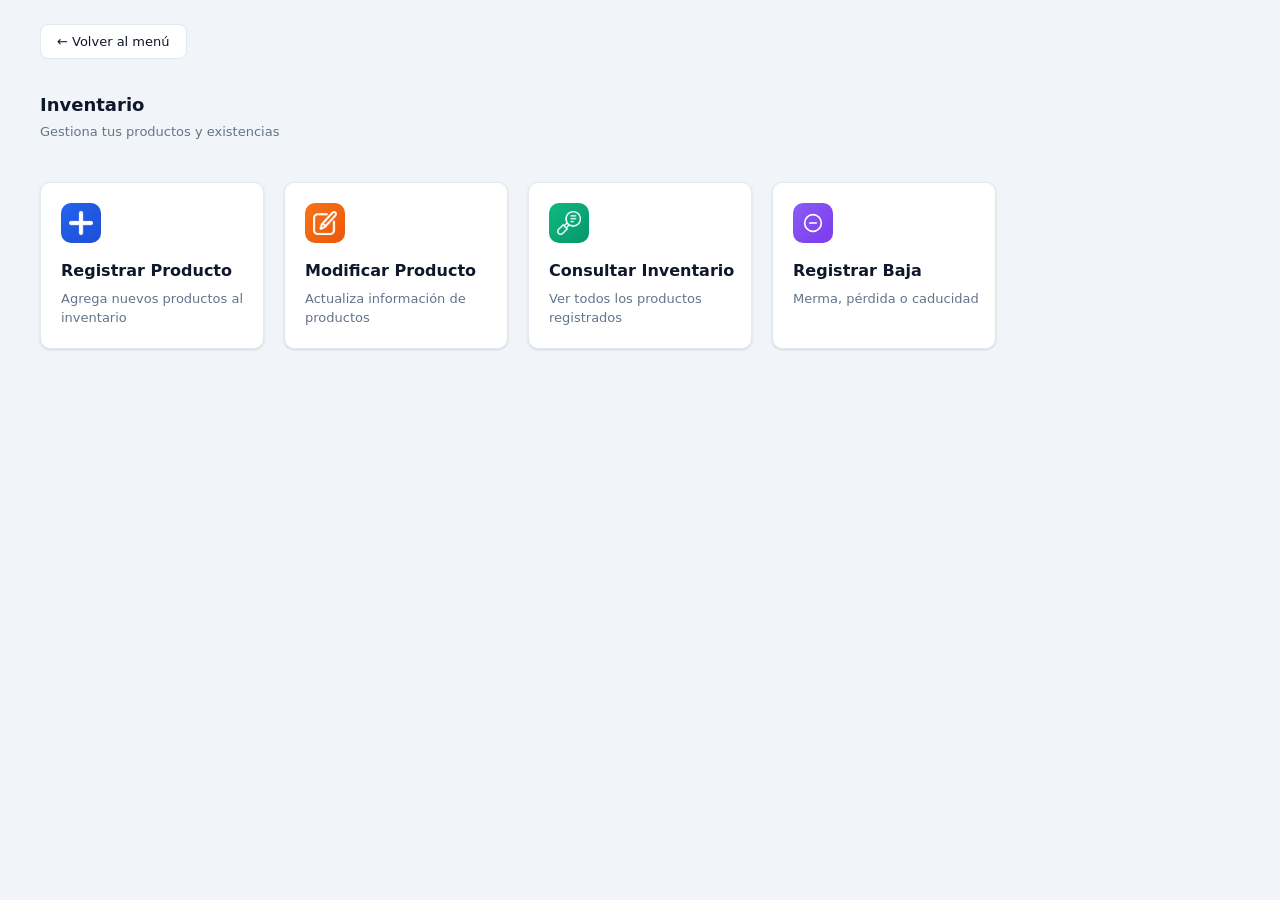
<file: web/productos.html>
<!doctype html>
<html>
  <head>
    <meta charset="UTF-8" />
    <meta name="viewport" content="width=device-width, initial-scale=1.0" />
    <title>Productos</title>
    <link rel="stylesheet" href="estilo.css" />
  </head>

  <body>
    <div class="boton-volver">
      <input
        type="button"
        class="boton boton-borde"
        value="← Volver al menú"
        onclick="location.href = 'menu.jsp'"
      />
    </div>

    <section class="seccion">
      <h2 class="titulo-seccion">Inventario</h2>
      <p class="subtitulo-seccion">Gestiona tus productos y existencias</p>
      <div class="grid-opciones">
        <div
          class="tarjeta-opcion"
          onclick="location.href = 'agregarProducto.html'"
        >
          <div class="area-imagen2 fondo-azul">
            <img src="agregar.png" class="imagen2" />
          </div>
          <div class="texto-opcion">
            <p class="titulo-opcion">Registrar Producto</p>
            <p class="descripcion-opcion">
              Agrega nuevos productos al inventario
            </p>
          </div>
        </div>

        <div
          class="tarjeta-opcion"
          onclick="location.href = 'modificarProducto.jsp'"
        >
          <div class="area-imagen2 fondo-naranja">
            <img src="editar.png" class="imagen2" />
          </div>

          <div class="texto-opcion">
            <p class="titulo-opcion">Modificar Producto</p>
            <p class="descripcion-opcion">Actualiza información de productos</p>
          </div>
        </div>

        <div
          class="tarjeta-opcion"
          onclick="location.href = 'consultarProductos.jsp'"
        >
          <div class="area-imagen2 fondo-verde">
            <img src="consultar.png" class="imagen2" />
          </div>

          <div class="texto-opcion">
            <p class="titulo-opcion">Consultar Inventario</p>
            <p class="descripcion-opcion">
              Ver todos los productos registrados
            </p>
          </div>
        </div>

        <div
          class="tarjeta-opcion"
          onclick="location.href = 'bajaProducto.jsp'"
        >
          <div class="area-imagen2 fondo-morado">
            <svg width="20" height="20" viewBox="0 0 24 24" fill="none" stroke="white" stroke-width="2" stroke-linecap="round" stroke-linejoin="round">
              <circle cx="12" cy="12" r="10"/>
              <line x1="8" y1="12" x2="16" y2="12"/>
            </svg>
          </div>
          <div class="texto-opcion">
            <p class="titulo-opcion">Registrar Baja</p>
            <p class="descripcion-opcion">Merma, pérdida o caducidad</p>
          </div>
        </div>
      </div>
    </section>
  </body>
</html>
</file>
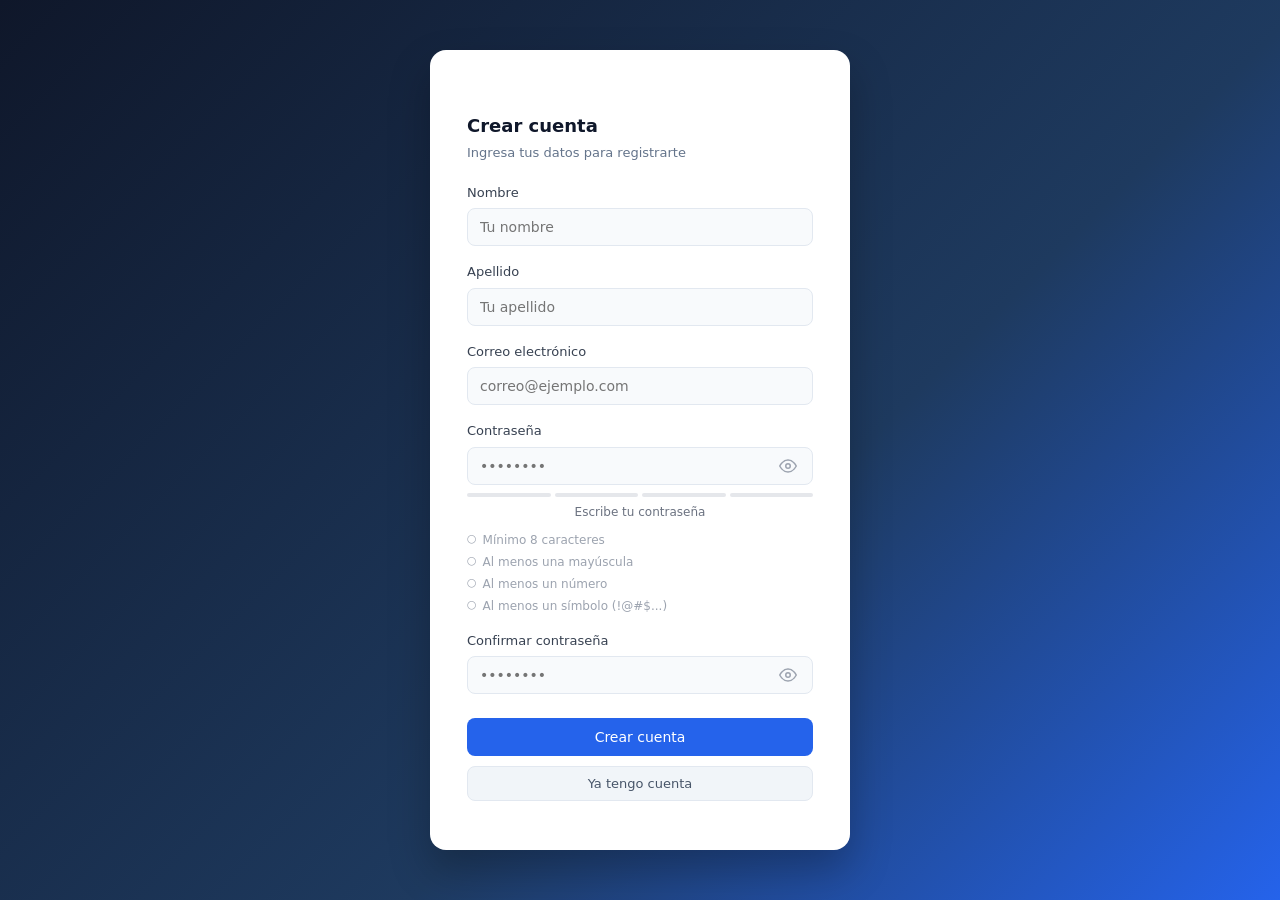
<file: web/registro.html>
<!DOCTYPE html>
<html lang="es">
<head>
  <meta charset="UTF-8" />
  <meta name="viewport" content="width=device-width, initial-scale=1.0" />
  <title>Crear cuenta – PayStream</title>
  <link rel="stylesheet" href="estilo.css" />
  <style>
    /* ── Ojo mostrar/ocultar ── */
    .input-pass-wrap { position: relative; }
    .input-pass-wrap .input-datos { width: 100%; box-sizing: border-box; padding-right: 42px; }
    .btn-ojo {
      position: absolute; right: 12px; top: 50%; transform: translateY(-50%);
      background: none; border: none; cursor: pointer; color: #9CA3AF; padding: 4px;
      display: flex; align-items: center; transition: color .15s;
    }
    .btn-ojo:hover { color: #374151; }

    /* ── Medidor de fuerza ── */
    .strength-wrap { margin-top: 8px; }
    .strength-bars { display: flex; gap: 4px; margin-bottom: 6px; }
    .strength-bar { flex: 1; height: 4px; border-radius: 99px; background: #E5E7EB; transition: background .3s; }
    .strength-bar.activa.debil  { background: #EF4444; }
    .strength-bar.activa.media  { background: #F59E0B; }
    .strength-bar.activa.fuerte { background: #10B981; }
    .strength-label { font-size: 12px; color: #6B7280; }

    /* ── Requisitos ── */
    .requisitos { margin-top: 10px; display: flex; flex-direction: column; gap: 4px; }
    .req { font-size: 12px; color: #9CA3AF; display: flex; align-items: center; gap: 6px; transition: color .2s; }
    .req.ok { color: #10B981; }
    .req-icon { font-size: 11px; }
  </style>
</head>
<body>
  <div class="contenedor-login">
    <div class="caja-login tarjeta texto-centro">
      <br/>
      <div>
        <p class="titulo-seccion">Crear cuenta</p>
        <p class="subtitulo-seccion">Ingresa tus datos para registrarte</p>
      </div>

      <form class="grupo-formulario" action="registroUsuario.jsp" method="post" onsubmit="return validarFormulario()">

        <div class="grupo-input">
          <label>Nombre</label>
          <input class="input-datos" type="text" id="nombreUsuario" name="nombreUsuario" placeholder="Tu nombre"/>
          <a id="mensajeErrorNombre" class="mensajeError"></a>
        </div>

        <div class="grupo-input">
          <label>Apellido</label>
          <input class="input-datos" type="text" id="apellidoUsuario" name="apellidoUsuario" placeholder="Tu apellido"/>
          <a id="mensajeErrorApellido" class="mensajeError"></a>
        </div>

        <div class="grupo-input">
          <label>Correo electrónico</label>
          <input class="input-datos" type="email" id="correoElectronico" name="correoElectronico" placeholder="correo@ejemplo.com"/>
          <a id="mensajeErrorCorreo" class="mensajeError"></a>
        </div>

        <div class="grupo-input">
          <label>Contraseña</label>
          <div class="input-pass-wrap">
            <input class="input-datos" type="password" id="contrasena" name="contrasena"
                   placeholder="••••••••" oninput="evaluarFuerza(this.value)"/>
            <button type="button" class="btn-ojo" onclick="toggleOjo('contrasena', this)" tabindex="-1">
              <svg id="ojo-contrasena" width="18" height="18" viewBox="0 0 24 24" fill="none" stroke="currentColor" stroke-width="2" stroke-linecap="round" stroke-linejoin="round">
                <path d="M1 12s4-8 11-8 11 8 11 8-4 8-11 8-11-8-11-8z"/><circle cx="12" cy="12" r="3"/>
              </svg>
            </button>
          </div>

          <!-- Medidor de fuerza -->
          <div class="strength-wrap">
            <div class="strength-bars">
              <div class="strength-bar" id="sb1"></div>
              <div class="strength-bar" id="sb2"></div>
              <div class="strength-bar" id="sb3"></div>
              <div class="strength-bar" id="sb4"></div>
            </div>
            <div class="strength-label" id="strengthLabel">Escribe tu contraseña</div>
          </div>

          <!-- Requisitos -->
          <div class="requisitos">
            <div class="req" id="req-len"><span class="req-icon">○</span> Mínimo 8 caracteres</div>
            <div class="req" id="req-upper"><span class="req-icon">○</span> Al menos una mayúscula</div>
            <div class="req" id="req-num"><span class="req-icon">○</span> Al menos un número</div>
            <div class="req" id="req-sym"><span class="req-icon">○</span> Al menos un símbolo (!@#$...)</div>
          </div>
          <a id="mensajeErrorContra" class="mensajeError"></a>
        </div>

        <div class="grupo-input">
          <label>Confirmar contraseña</label>
          <div class="input-pass-wrap">
            <input class="input-datos" type="password" id="confirmaContrasena" name="confirmaContrasena"
                   placeholder="••••••••" oninput="verificarCoincidencia()"/>
            <button type="button" class="btn-ojo" onclick="toggleOjo('confirmaContrasena', this)" tabindex="-1">
              <svg id="ojo-confirmaContrasena" width="18" height="18" viewBox="0 0 24 24" fill="none" stroke="currentColor" stroke-width="2" stroke-linecap="round" stroke-linejoin="round">
                <path d="M1 12s4-8 11-8 11 8 11 8-4 8-11 8-11-8-11-8z"/><circle cx="12" cy="12" r="3"/>
              </svg>
            </button>
          </div>
          <a id="mensajeErrorConfirma" class="mensajeError"></a>
        </div>

        <button class="boton boton-primario" style="margin-top:20px" type="submit">Crear cuenta</button>
        <button class="boton boton-secundario" style="margin-top:10px" type="button"
                onclick="location.href='inicioSesion.jsp'">Ya tengo cuenta</button>
      </form>
    </div>
  </div>

  <script>
    // ── Ojo ──
    function toggleOjo(id, btn) {
      var inp = document.getElementById(id);
      var svg = btn.querySelector('svg');
      if (inp.type === 'password') {
        inp.type = 'text';
        svg.innerHTML = '<path d="M17.94 17.94A10.07 10.07 0 0 1 12 20c-7 0-11-8-11-8a18.45 18.45 0 0 1 5.06-5.94"/><path d="M9.9 4.24A9.12 9.12 0 0 1 12 4c7 0 11 8 11 8a18.5 18.5 0 0 1-2.16 3.19"/><line x1="1" y1="1" x2="23" y2="23"/>';
      } else {
        inp.type = 'password';
        svg.innerHTML = '<path d="M1 12s4-8 11-8 11 8 11 8-4 8-11 8-11-8-11-8z"/><circle cx="12" cy="12" r="3"/>';
      }
    }

    // ── Detección de secuencias ──
    function tieneSecuencia(val) {
      var v = val.toLowerCase();
      var nums  = '0123456789012';
      var alfaN = 'abcdefghijklmnopqrstuvwxyzabcd';
      for (var i = 0; i < v.length - 2; i++) {
        var t = v.slice(i, i+3);
        if (nums.includes(t) || alfaN.includes(t)) return true;
        var tr = t.split('').reverse().join('');
        if (nums.includes(tr) || alfaN.includes(tr)) return true;
        if (t[0] === t[1] && t[1] === t[2]) return true;
      }
      return false;
    }

    // ── Fuerza ──
    function evaluarFuerza(val) {
      var len   = val.length >= 8;
      var upper = /[A-Z]/.test(val);
      var num   = /[0-9]/.test(val);
      var sym   = /[^A-Za-z0-9]/.test(val);
      var noSeq = val.length > 0 && !tieneSecuencia(val);

      setReq('req-len',   len);
      setReq('req-upper', upper);
      setReq('req-num',   num);
      setReq('req-sym',   sym);

      var score  = [len, upper, num, sym, noSeq].filter(Boolean).length;
      var barras = Math.min(4, Math.floor(score * 4 / 5));
      var cls    = barras <= 1 ? 'debil' : (barras <= 2 ? 'media' : 'fuerte');
      var labels = {0:'Muy débil', 1:'Débil', 2:'Regular', 3:'Buena', 4:'Fuerte'};

      ['sb1','sb2','sb3','sb4'].forEach(function(b, i) {
        document.getElementById(b).className = 'strength-bar' + (i < barras ? ' activa ' + cls : '');
      });

      var lbl = document.getElementById('strengthLabel');
      if (val.length === 0) {
        lbl.textContent = 'Escribe tu contraseña';
        lbl.style.color = '';
      } else if (tieneSecuencia(val)) {
        lbl.textContent = 'Contiene secuencias (123, abc...) — cámbiala';
        lbl.style.color = '#DC2626';
      } else {
        lbl.textContent = labels[barras];
        lbl.style.color = '';
      }
    }

    function setReq(id, ok) {
      var el = document.getElementById(id);
      el.className = 'req' + (ok ? ' ok' : '');
      el.querySelector('.req-icon').textContent = ok ? '✓' : '○';
    }

    // ── Validación ──
    function validarFormulario() {
      var ok = true;
      limpiarErrores();

      var nombre   = document.getElementById('nombreUsuario').value.trim();
      var apellido = document.getElementById('apellidoUsuario').value.trim();
      var correo   = document.getElementById('correoElectronico').value.trim();
      var pass     = document.getElementById('contrasena').value;
      var confirma = document.getElementById('confirmaContrasena').value;

      if (!nombre)   { mostrarError('mensajeErrorNombre',   'El nombre es obligatorio'); ok = false; }
      if (!apellido) { mostrarError('mensajeErrorApellido', 'El apellido es obligatorio'); ok = false; }
      if (!correo)   { mostrarError('mensajeErrorCorreo',   'El correo es obligatorio'); ok = false; }

      if (pass.length < 8)               { mostrarError('mensajeErrorContra', 'Mínimo 8 caracteres'); ok = false; }
      else if (!/[A-Z]/.test(pass))      { mostrarError('mensajeErrorContra', 'Necesita al menos una mayúscula'); ok = false; }
      else if (!/[0-9]/.test(pass))      { mostrarError('mensajeErrorContra', 'Necesita al menos un número'); ok = false; }
      else if (tieneSecuencia(pass))     { mostrarError('mensajeErrorContra', 'No uses secuencias como "123" o "abc"'); ok = false; }

      if (ok && pass !== confirma) { mostrarError('mensajeErrorConfirma', 'Las contraseñas no coinciden'); ok = false; }

      return ok;
    }

    function verificarCoincidencia() {
      var p = document.getElementById('contrasena').value;
      var c = document.getElementById('confirmaContrasena').value;
      var err = document.getElementById('mensajeErrorConfirma');
      if (c.length === 0) { err.textContent = ''; return; }
      err.textContent = p === c ? '' : 'Las contraseñas no coinciden';
    }

    function mostrarError(id, msg) { document.getElementById(id).textContent = msg; }
    function limpiarErrores() {
      ['mensajeErrorNombre','mensajeErrorApellido','mensajeErrorCorreo',
       'mensajeErrorContra','mensajeErrorConfirma'].forEach(function(id) {
        document.getElementById(id).textContent = '';
      });
    }
  </script>
</body>
</html>
</file>
<file: web/estilo.css>
/* ============================================================
   PayStream — Design System
   ============================================================ */

:root {
  --sidebar-w: 240px;
  --bg:        #f1f5f9;
  --surface:   #ffffff;
  --border:    #e2e8f0;
  --text:      #0f172a;
  --muted:     #64748b;
  --primary:   #2563eb;
  --primary-h: #1d4ed8;
  --green:     #10b981;
  --green-h:   #059669;
  --orange:    #f97316;
  --orange-h:  #ea580c;
  --purple:    #8b5cf6;
  --purple-h:  #7c3aed;
  --red:       #ef4444;
  --radius:    10px;
  --shadow-sm: 0 1px 3px rgba(0,0,0,.08), 0 1px 2px rgba(0,0,0,.06);
  --shadow-md: 0 4px 6px -1px rgba(0,0,0,.08), 0 2px 4px -1px rgba(0,0,0,.05);
  --shadow-lg: 0 10px 15px -3px rgba(0,0,0,.08), 0 4px 6px -2px rgba(0,0,0,.04);
}

/* ── Reset ── */
*, *::before, *::after { box-sizing: border-box; margin: 0; padding: 0; }

body {
  font-family: "Segoe UI", system-ui, -apple-system, sans-serif;
  background: var(--bg);
  color: var(--text);
  font-size: 14px;
  line-height: 1.5;
}

/* ============================================================
   SIDEBAR LAYOUT  (dashboard.html)
   ============================================================ */

.app-shell {
  display: flex;
  height: 100vh;
  overflow: hidden;
}

/* ── Sidebar ── */
.sidebar {
  width: var(--sidebar-w);
  min-width: var(--sidebar-w);
  background: #0f172a;
  display: flex;
  flex-direction: column;
  padding: 0;
  overflow: hidden;
}

.sidebar-brand {
  padding: 28px 24px 24px;
  border-bottom: 1px solid rgba(255,255,255,.08);
}

.sidebar-brand-name {
  font-size: 20px;
  font-weight: 700;
  color: #fff;
  letter-spacing: -.3px;
}

.sidebar-brand-sub {
  font-size: 11px;
  color: #64748b;
  margin-top: 2px;
}

.sidebar-nav {
  flex: 1;
  padding: 16px 12px;
  display: flex;
  flex-direction: column;
  gap: 2px;
}

.sidebar-label {
  font-size: 10px;
  font-weight: 600;
  text-transform: uppercase;
  letter-spacing: .08em;
  color: #475569;
  padding: 8px 12px 4px;
}

.sidebar-link {
  display: flex;
  align-items: center;
  gap: 10px;
  padding: 10px 12px;
  border-radius: 8px;
  color: #94a3b8;
  text-decoration: none;
  font-size: 14px;
  font-weight: 500;
  cursor: pointer;
  transition: background .15s, color .15s;
  border: none;
  background: transparent;
  width: 100%;
  text-align: left;
}

.sidebar-link svg { flex-shrink: 0; opacity: .8; }

.sidebar-link:hover {
  background: rgba(255,255,255,.06);
  color: #fff;
}

.sidebar-link.active {
  background: rgba(37,99,235,.25);
  color: #93c5fd;
}

.sidebar-link.active svg { opacity: 1; }

.sidebar-footer {
  padding: 16px 12px;
  border-top: 1px solid rgba(255,255,255,.08);
  display: flex;
  flex-direction: column;
  gap: 4px;
}

.sidebar-user {
  padding: 8px 12px;
  color: #94a3b8;
  font-size: 12px;
  display: flex;
  align-items: center;
  gap: 8px;
}

.sidebar-user-avatar {
  width: 28px;
  height: 28px;
  border-radius: 50%;
  background: linear-gradient(135deg, var(--primary), var(--purple));
  display: flex;
  align-items: center;
  justify-content: center;
  font-size: 11px;
  font-weight: 700;
  color: #fff;
  flex-shrink: 0;
}

/* ── Content frame ── */
.content-area {
  flex: 1;
  display: flex;
  flex-direction: column;
  overflow: hidden;
}

.marco-contenido {
  flex: 1;
  border: none;
  width: 100%;
  height: 100%;
  opacity: 0;
  transition: opacity .4s ease;
}

/* ============================================================
   MENU HOME  (menu.html)
   ============================================================ */

.menu-page {
  padding: 36px 40px;
  height: 100vh;
  overflow-y: auto;
  background: var(--bg);
}

.menu-header { margin-bottom: 32px; }

.menu-title {
  font-size: 22px;
  font-weight: 700;
  color: var(--text);
}

.menu-sub {
  color: var(--muted);
  margin-top: 4px;
  font-size: 13px;
}

.menu-grid {
  display: grid;
  grid-template-columns: repeat(auto-fill, minmax(220px, 1fr));
  gap: 20px;
}

.menu-card {
  background: var(--surface);
  border-radius: var(--radius);
  box-shadow: var(--shadow-sm);
  border: 1px solid var(--border);
  padding: 24px;
  cursor: pointer;
  transition: box-shadow .2s, transform .2s;
  text-decoration: none;
  display: block;
  color: inherit;
}

.menu-card:hover {
  box-shadow: var(--shadow-lg);
  transform: translateY(-2px);
}

.menu-card-icon {
  width: 48px;
  height: 48px;
  border-radius: 12px;
  display: flex;
  align-items: center;
  justify-content: center;
  margin-bottom: 16px;
}

.menu-card-icon.green  { background: #dcfce7; color: var(--green); }
.menu-card-icon.orange { background: #ffedd5; color: var(--orange); }
.menu-card-icon.purple { background: #ede9fe; color: var(--purple); }
.menu-card-icon.blue   { background: #dbeafe; color: var(--primary); }

.menu-card-title {
  font-size: 15px;
  font-weight: 600;
  color: var(--text);
  margin-bottom: 4px;
}

.menu-card-desc {
  font-size: 12px;
  color: var(--muted);
  line-height: 1.5;
}

/* ============================================================
   UTILIDADES GLOBALES
   ============================================================ */

.texto-centro { text-align: center; }
.flex { display: flex; }
.centrado { display: flex; align-items: center; justify-content: center; }

.tarjeta {
  background: var(--surface);
  box-shadow: var(--shadow-md);
  border-radius: var(--radius);
  border: 1px solid var(--border);
}

/* ── Botones ── */
.boton {
  padding: 9px 16px;
  border-radius: 8px;
  font-size: 13px;
  font-weight: 500;
  cursor: pointer;
  transition: background .15s, box-shadow .15s, transform .1s;
  border: none;
  font-family: inherit;
}

.boton:active { transform: scale(.98); }

.boton-primario {
  width: 100%;
  background: var(--primary);
  color: #fff;
  border: none;
  font-size: 14px;
  padding: 11px 16px;
}
.boton-primario:hover { background: var(--primary-h); box-shadow: var(--shadow-md); }

.boton-secundario {
  width: 100%;
  background: #f1f5f9;
  color: #475569;
  border: 1px solid var(--border);
}
.boton-secundario:hover { background: #e2e8f0; }

.boton-primario2 {
  width: 100%;
  background: var(--red);
  color: #fff;
  border: none;
}
.boton-primario2:hover { background: #dc2626; }

.boton-borde {
  background: var(--surface);
  border: 1px solid var(--border);
  color: var(--text);
  font-size: 13px;
}
.boton-borde:hover { background: var(--bg); }

.fondo-verde   { background: linear-gradient(135deg, var(--green),  var(--green-h)); }
.fondo-naranja { background: linear-gradient(135deg, var(--orange), var(--orange-h)); }
.fondo-morado  { background: linear-gradient(135deg, var(--purple), var(--purple-h)); }
.fondo-azul    { background: linear-gradient(135deg, var(--primary),var(--primary-h)); }

/* ── Login ── */
.contenedor-login {
  min-height: 100vh;
  display: flex;
  align-items: center;
  justify-content: center;
  background: linear-gradient(135deg, #0f172a 0%, #1e3a5f 60%, #2563eb 100%);
}

.caja-login {
  width: 420px;
  padding: 40px 36px 28px;
  background: var(--surface);
  border-radius: 16px;
  box-shadow: 0 20px 40px rgba(0,0,0,.25);
  border: 1px solid rgba(255,255,255,.1);
}

.titulos { margin-bottom: 28px; }

.titulo-login {
  font-size: 28px;
  font-weight: 800;
  color: var(--text);
  letter-spacing: -.5px;
}

.subtitulo-login {
  color: var(--muted);
  font-size: 12px;
  margin-top: 2px;
}

.titulo-seccion {
  color: var(--text);
  font-size: 18px;
  font-weight: 700;
  margin-bottom: 4px;
  text-align: left;
}

.subtitulo-seccion {
  color: var(--muted);
  margin-bottom: 20px;
  font-size: 13px;
  text-align: left;
}

.grupo-formulario { margin: 0 0 20px; }

label {
  color: #374151;
  font-size: 13px;
  font-weight: 500;
  margin-top: 16px;
  margin-bottom: 6px;
  display: block;
  text-align: left;
}

.input-datos,
.input-datos2,
.input-datos3 {
  width: 100%;
  padding: 10px 12px;
  border: 1.5px solid var(--border);
  border-radius: 8px;
  font-size: 14px;
  font-family: inherit;
  transition: border-color .2s, box-shadow .2s;
  background: #f8fafc;
  color: var(--text);
}

.input-datos:focus,
.input-datos2:focus,
.input-datos3:focus {
  outline: none;
  border-color: var(--primary);
  box-shadow: 0 0 0 3px rgba(37,99,235,.12);
  background: var(--surface);
}

.input-datosError {
  width: 100%;
  padding: 10px 12px;
  border: 1.5px solid var(--red);
  border-radius: 8px;
  font-size: 14px;
  font-family: inherit;
  background: #fff5f5;
}

.mensajeError {
  color: var(--red);
  font-size: 11px;
  font-weight: 500;
  display: block;
  margin-top: 4px;
}

.grupo-input { position: relative; }

.div-enlace { margin-top: 16px; text-align: center; }

.enlace {
  color: var(--primary);
  text-decoration: none;
  font-size: 13px;
  font-weight: 500;
}
.enlace:hover { text-decoration: underline; }

/* ── Navbar (páginas internas dentro del iframe) ── */
.barra-navegacion {
  background: var(--surface);
  height: 64px;
  padding: 0 40px;
  box-shadow: 0 1px 0 var(--border);
  display: flex;
  align-items: center;
  justify-content: space-between;
  flex-shrink: 0;
}

/* ── Sección genérica ── */
.seccion {
  padding: 32px 40px;
}

/* ── Botón volver ── */
.boton-volver {
  padding: 24px 40px 0;
}

.boton-volver2 {
  padding: 0 0 0 40px;
  display: flex;
  align-items: center;
  gap: 12px;
}

/* ── Tarjetas de opción (menú viejo, por compatibilidad) ── */
.grid-opciones {
  display: grid;
  grid-template-columns: repeat(auto-fill, minmax(220px, 1fr));
  gap: 20px;
  padding-top: 20px;
}

.tarjeta-opcion {
  background: var(--surface);
  border-radius: var(--radius);
  box-shadow: var(--shadow-sm);
  border: 1px solid var(--border);
  cursor: pointer;
  overflow: hidden;
  transition: box-shadow .2s, transform .2s;
}

.tarjeta-opcion:hover {
  box-shadow: var(--shadow-lg);
  transform: translateY(-2px);
}

.area-imagen {
  display: flex;
  justify-content: center;
  align-items: center;
  padding: 20px;
}

.area-imagen2 {
  width: 40px;
  height: 40px;
  border-radius: 10px;
  margin: 20px 0 0 20px;
  display: flex;
  justify-content: center;
  align-items: center;
}

.texto-opcion { padding: 8px 0 0 20px; }

.titulo-opcion {
  font-size: 16px;
  font-weight: 600;
  color: var(--text);
  margin-bottom: 6px;
  margin-top: 8px;
}

.descripcion-opcion {
  color: var(--muted);
  font-size: 13px;
  margin-bottom: 20px;
}

.imagen  { width: 80px; }
.imagen2 { width: 24px; }

/* ── Formularios internos ── */
.grupo-formulario2 { margin: 32px 40px 20px; }

.caja-seccion {
  width: 420px;
  padding: 24px 28px;
  background: var(--surface);
  border-radius: var(--radius);
  box-shadow: var(--shadow-sm);
  border: 1px solid var(--border);
}

.caja-seccion2 {
  width: 640px;
  padding: 24px 28px;
  background: var(--surface);
  border-radius: var(--radius);
  box-shadow: var(--shadow-sm);
  border: 1px solid var(--border);
}

.titulo-seccion2 {
  color: var(--text);
  font-size: 16px;
  font-weight: 700;
  margin-bottom: 4px;
}

.subtitulo-seccion2 {
  color: var(--muted);
  margin-bottom: 20px;
  font-size: 13px;
}

.division { margin: 0 40px; }
.derecha  { margin-left: 7%; margin-top: 5%; }

.form-deshabilitado { opacity: .5; }
.form-deshabilitado input,
.form-deshabilitado button { cursor: not-allowed; }

/* ── Tablas ── */
table {
  width: 100%;
  border-collapse: collapse;
  margin-top: 16px;
  background: var(--surface);
  border-radius: var(--radius);
  overflow: hidden;
  border: 1px solid var(--border);
  font-size: 13px;
}

th, td {
  padding: 11px 14px;
  border-bottom: 1px solid var(--border);
  text-align: left;
}

th {
  background: #f8fafc;
  font-weight: 600;
  font-size: 12px;
  text-transform: uppercase;
  letter-spacing: .04em;
  color: var(--muted);
}

tbody tr:hover { background: #f8fafc; }
tbody tr:last-child td { border-bottom: none; }

tfoot th {
  background: var(--surface);
  font-weight: 600;
  font-size: 13px;
  text-transform: none;
  letter-spacing: 0;
  color: var(--text);
}

/* ── Registro de Compras ── */
.registro-layout {
  display: flex;
  gap: 32px;
  align-items: flex-start;
}

.registro-izq { flex: 2; }
.registro-der { flex: 1; }

.registro-card {
  background: var(--surface);
  box-shadow: var(--shadow-sm);
  border: 1px solid var(--border);
  border-radius: var(--radius);
  padding: 24px 28px;
}

.registro-izq table { width: 100%; }
</file>
